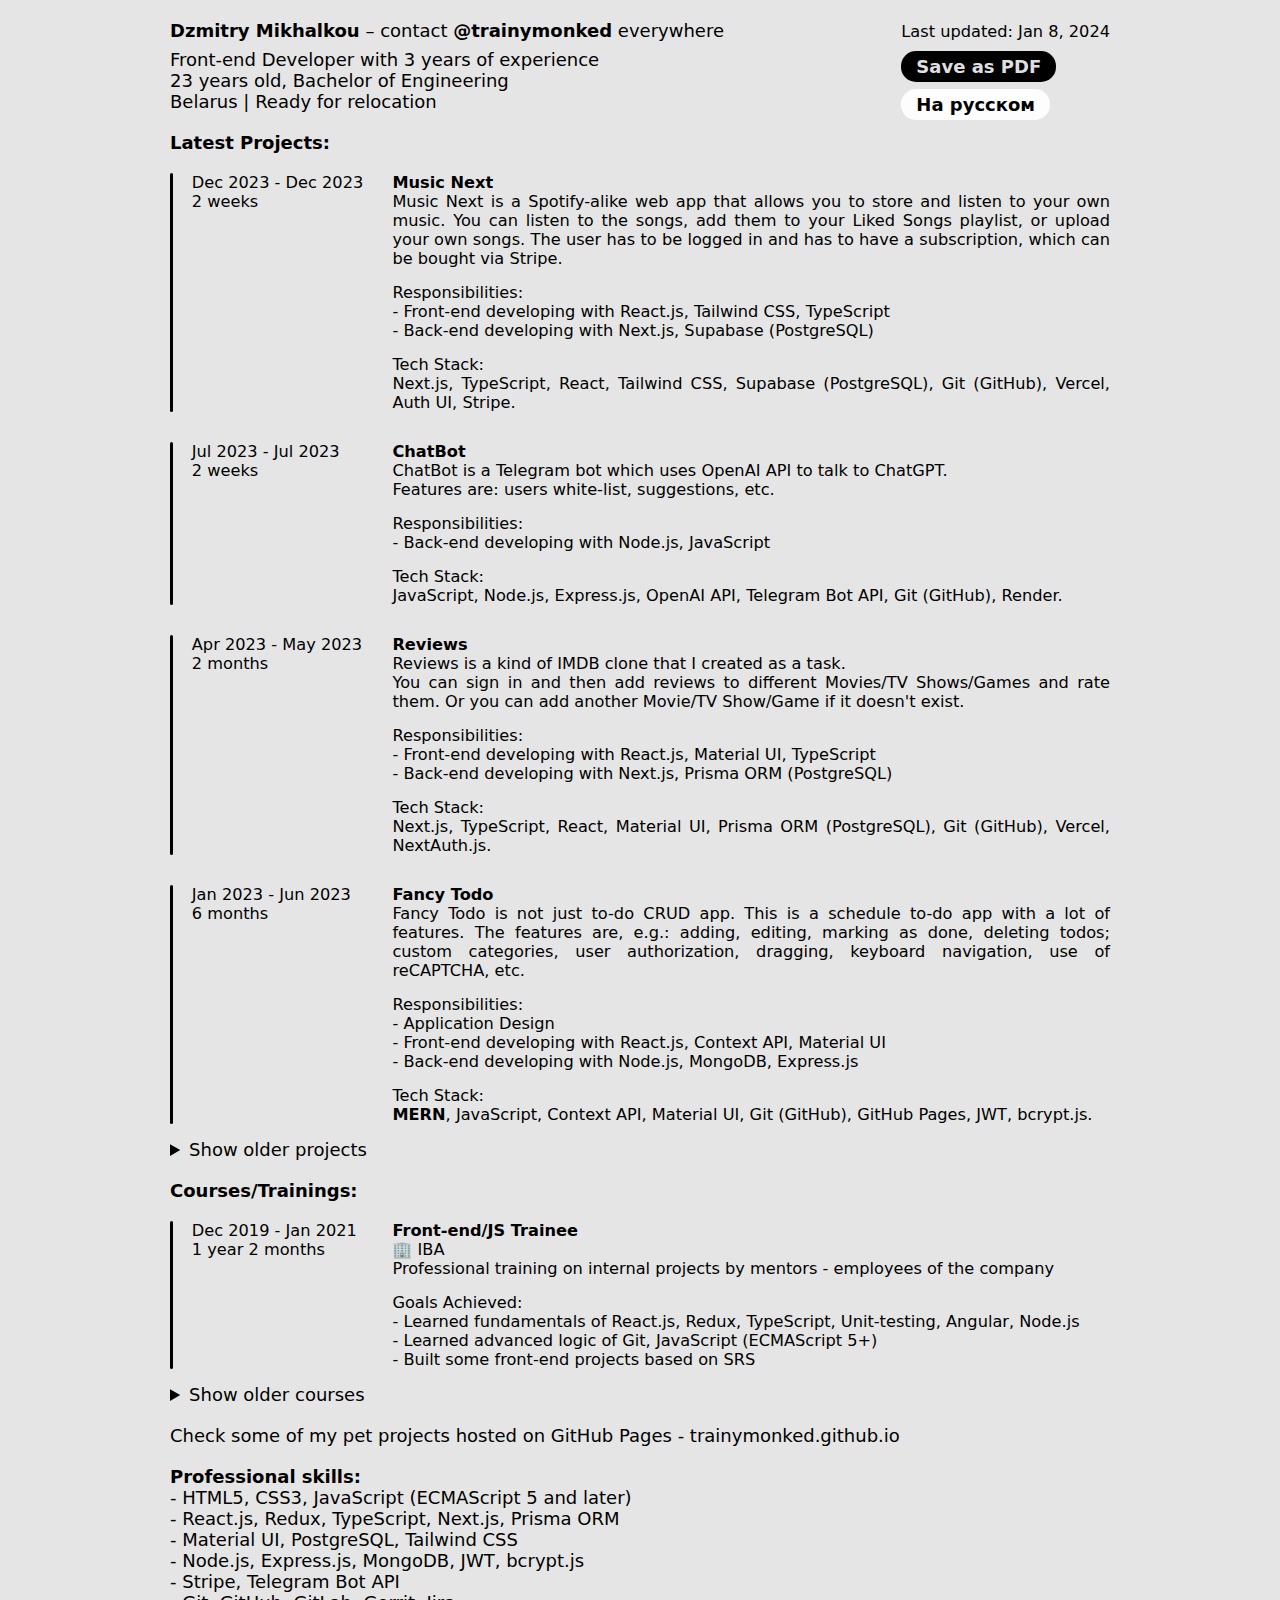
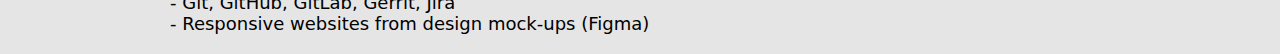
<file: index.html>
<!DOCTYPE html>
<html lang="en">

<head>
    <meta charset="UTF-8">
    <meta http-equiv="X-UA-Compatible" content="IE=edge">
    <meta name="viewport" content="width=device-width, initial-scale=1.0">
    <title>Dzmitry Mikhalkou</title>
    <link rel="stylesheet" href="css/style.css">
</head>

<body>
    <header>
        <div class="name">
            <span>Dzmitry Mikhalkou</span>
            &ndash;
            <span>contact
                <a href="https://trainymonked.github.io/me" target="_blank">@trainymonked</a>
                everywhere</span>
        </div>
        <div>
            <div class="updated">Last updated: Jan 8, 2024</div>
            <div class="download">
                <a href="Dzmitry Mikhalkou.pdf" download="Dzmitry Mikhalkou.pdf" class="pdf">Save as PDF</a>
                <a href="https://trainymonked.github.io/resume/ru" class="lang">На русском</a>
            </div>
            <div class="available">
                Visit the link below for an up-to-date resume:<br />
                <a href="https://trainymonked.github.io/resume">trainymonked.github.io/resume</a>
            </div>
        </div>
    </header>

    <section class="briefly">
        <p class="title">Front-end Developer <span class="type">with 3 years of experience</span></p>
        <p>23 years old, Bachelor of Engineering</p>
        <p>Belarus | Ready for relocation</p>
    </section>

    <section class='why'>
        <h1>Why me? I'm..</h1>
        <ul>
            <li>Experienced</li>
            <li>Flexible</li>
            <li>A Team Player</li>
            <li>Detail-oriented</li>
            <li>Attentive</li>
        </ul>
    </section>

    <p class="heading">Latest Projects:</p>

    <section class="project">
        <div class="timeline">
            Dec 2023 - Dec 2023
            <br>2 weeks
        </div>
        <div>
            <div class="title">Music Next</div>
            <div class="description">
                Music Next is a Spotify-alike web app that allows you to store and listen to your own music.
                You can listen to the songs, add them to your Liked Songs playlist, or upload your own songs.
                The user has to be logged in and has to have a subscription, which can be bought via Stripe.
            </div>
            <div class="responsibilities">
                <p class="project__heading">Responsibilities:</p>
                <p>- Front-end developing with React.js, Tailwind CSS, TypeScript</p>
                <p>- Back-end developing with Next.js, Supabase (PostgreSQL)</p>
                <!-- <p>- Investigating and fixing bugs</p> -->
                <p class="project__heading">Tech Stack:</p>
                <p>
                    Next.js, TypeScript, React, Tailwind CSS, Supabase (PostgreSQL), Git (GitHub), Vercel, Auth UI,
                    Stripe.
                </p>
            </div>
        </div>
    </section>

    <section class="project">
        <div class="timeline">
            Jul 2023 - Jul 2023
            <br>2 weeks
        </div>
        <div>
            <div class="title">ChatBot</div>
            <div class="description">
                ChatBot is a Telegram bot which uses OpenAI API to talk to ChatGPT.<br />
                Features are: users white-list, suggestions, etc.
            </div>
            <div class="responsibilities">
                <p class="project__heading">Responsibilities:</p>
                <p>- Back-end developing with Node.js, JavaScript</p>
                <!-- <p>- Investigating and fixing bugs</p> -->
                <p class="project__heading">Tech Stack:</p>
                <p>
                    JavaScript, Node.js, Express.js, OpenAI API, Telegram Bot API, Git (GitHub), Render.
                </p>
            </div>
        </div>
    </section>

    <section class="project">
        <div class="timeline">
            Apr 2023 - May 2023
            <br>2 months
        </div>
        <div>
            <div class="title">Reviews</div>
            <div class="description">
                Reviews is a kind of IMDB clone that I created as a task.<br />
                You can sign in and then add reviews to different Movies/TV Shows/Games and rate them.
                Or you can add another Movie/TV Show/Game if it doesn't exist.
            </div>
            <div class="responsibilities">
                <p class="project__heading">Responsibilities:</p>
                <p>- Front-end developing with React.js, Material UI, TypeScript</p>
                <p>- Back-end developing with Next.js, Prisma ORM (PostgreSQL)</p>
                <!-- <p>- Investigating and fixing bugs</p> -->
                <p class="project__heading">Tech Stack:</p>
                <p>
                    Next.js, TypeScript, React, Material UI, Prisma ORM (PostgreSQL), Git (GitHub), Vercel, NextAuth.js.
                </p>
            </div>
        </div>
    </section>

    <section class="project">
        <div class="timeline">
            Jan 2023 - Jun 2023
            <br>6 months
        </div>
        <div>
            <div class="title">Fancy Todo</div>
            <div class="description">
                Fancy Todo is not just to-do CRUD app. This is a schedule to-do app with a lot of features.
                The features are, e.g.: adding, editing, marking as done, deleting todos; custom categories,
                user authorization, dragging, keyboard navigation, use of reCAPTCHA, etc.
            </div>
            <div class="responsibilities">
                <p class="project__heading">Responsibilities:</p>
                <p>- Application Design</p>
                <p>- Front-end developing with React.js, Context API, Material UI</p>
                <p>- Back-end developing with Node.js, MongoDB, Express.js</p>
                <p class="project__heading">Tech Stack:</p>
                <p>
                    <strong>MERN</strong>, JavaScript, Context API, Material UI, Git (GitHub), GitHub Pages, JWT,
                    bcrypt.js.
                </p>
            </div>
        </div>
    </section>

    <section class="older-projects">
        <details>
            <summary>Show older projects</summary>

            <div class="project">
                <div class="timeline">
                    Jun 2021 - Oct 2021
                    <br>5 months
                </div>
                <div>
                    <div class="title">"Super App" Website</div>
                    <div class="description">
                        The client had a government website full of services for a large city. Every business or
                        individual user
                        can i.e. issue or modify a license using an easy to use UI in just about 6 minutes instead of
                        going to
                        the office and waiting in line, etc.
                    </div>
                    <div class="responsibilities">
                        <p class="project__heading">Responsibilities:</p>
                        <p>- Front-end developing (using internal IDE based on React/Redux + TS)</p>
                        <p>- Extending business logic</p>
                        <p>- Investigating and fixing bugs</p>
                        <p>- Daily Scrum meetings in English</p>
                        <p class="project__heading">Tech Stack:</p>
                        <p>TypeScript, React.js, Redux, Git (GitLab), Jira, Confluence.</p>
                    </div>
                </div>
            </div>

            <div class="project">
                <div class="timeline">
                    Feb 2021 - May 2021
                    <br>4 months
                </div>
                <div>
                    <div class="title">Visual Flow</div>
                    <div class="description">
                        Visual Flow is a low code ETL solution designed for effective data manipulation via convenient
                        and
                        user-friendly interface. The tool can integrate data from different sources (DB2, COS, Elastic
                        Search),
                        perform data processing and transformation, leverage metadata for analysis and maintenance.
                    </div>
                    <div class="responsibilities">
                        <p class="project__heading">Responsibilities:</p>
                        <p>- Front-end developing with React.js and Redux</p>
                        <p>- Extending business logic</p>
                        <p>- Investigating and fixing bugs</p>
                        <p>- Enhancing code readability and reducing code smells</p>
                        <p>- Daily Scrum meetings</p>
                        <p class="project__heading">Tech Stack:</p>
                        <p>JavaScript, React.js, Redux, HTML5, CSS3, Git (GitLab, GitHub), Jira, Confluence, Swagger.
                        </p>
                    </div>
                </div>
            </div>

            <div class="project">
                <div class="timeline">
                    Dec 2020 - Apr 2021
                    <br>5 months
                </div>
                <div>
                    <div class="title">Careers (University Project)</div>
                    <div class="description">
                        This project is about careers tab on a company website. There are 2 types of access in this
                        project:
                        read-only access for everyone, and full access for administrators. Everyone can see the list
                        of careers.
                        Administrators can add, edit, and remove careers from the database using admin panel on the
                        website.
                    </div>
                    <div class="responsibilities">
                        <p class="project__heading">Responsibilities:</p>
                        <p>- Application Design</p>
                        <p>- Front-end developing with React.js, Context API, TinyMCE</p>
                        <p>- Back-end developing with Node.js, MongoDB, Express.js</p>
                        <p class="project__heading">Tech Stack:</p>
                        <p>JavaScript, React.js, HTML5, CSS3, Node.js, MongoDB, Express.js, JWT, bcrypt.js, TinyMCE.
                        </p>
                    </div>
                </div>
            </div>
        </details>
    </section>

    <p class="heading">Courses/Trainings:</p>

    <section class="project">
        <div class="timeline">
            Dec 2019 - Jan 2021
            <br>1 year 2 months
        </div>
        <div>
            <div class="title">Front-end/JS Trainee</div>
            <div class="client">🏢 IBA</div>
            <div class="description">Professional training on internal projects by mentors - employees of the company
            </div>
            <div class="responsibilities">
                <p class="project__heading">Goals Achieved:</p>
                <p>- Learned fundamentals of React.js, Redux, TypeScript, Unit-testing, Angular, Node.js</p>
                <p>- Learned advanced logic of Git, JavaScript (ECMAScript 5+)</p>
                <p>- Built some front-end projects based on SRS</p>
            </div>
        </div>
    </section>

    <section class="older-projects">
        <details>
            <summary>Show older courses</summary>

            <div class="project">
                <div class="timeline">
                    Apr 2019 - Aug 2019
                    <br>5 months
                </div>
                <div>
                    <div class="title">C# .NET Trainee</div>
                    <div class="client">🏢 EPAM Systems</div>
                    <div class="description">Internship</div>
                    <div class="responsibilities">
                        <p class="project__heading">Goals Achieved:</p>
                        <p>- Built a simple MVC project based on SRS</p>
                        <p>- Realized that JavaScript is everywhere, and I need to know it</p>
                    </div>
                </div>
            </div>
        </details>
    </section>

    <section class="pets">
        <p>Check some of my pet projects hosted on GitHub Pages -
            <a href="https://trainymonked.github.io" target="_blank"
                rel="noopener noreferrer">trainymonked.github.io</a>
        </p>
    </section>

    <section class="skills">
        <b>Professional skills:</b>
        <p>- HTML5, CSS3, JavaScript (ECMAScript 5 and later)</p>
        <p>- React.js, Redux, TypeScript, Next.js, Prisma ORM</p>
        <p>- Material UI, PostgreSQL, Tailwind CSS</p>
        <p>- Node.js, Express.js, MongoDB, JWT, bcrypt.js</p>
        <p>- Stripe, Telegram Bot API</p>
        <!-- <p>- JEST, Karma, Jasmine</p> -->
        <p>- Git, GitHub, GitLab, Gerrit, Jira</p>
        <p>- Responsive websites from design mock-ups (Figma)</p>
        <!-- <p>- Angular, TinyMCE</p> -->
        <!-- <p>- OOP, MVC, REST API</p> -->
    </section>
</body>

</html>
</file>
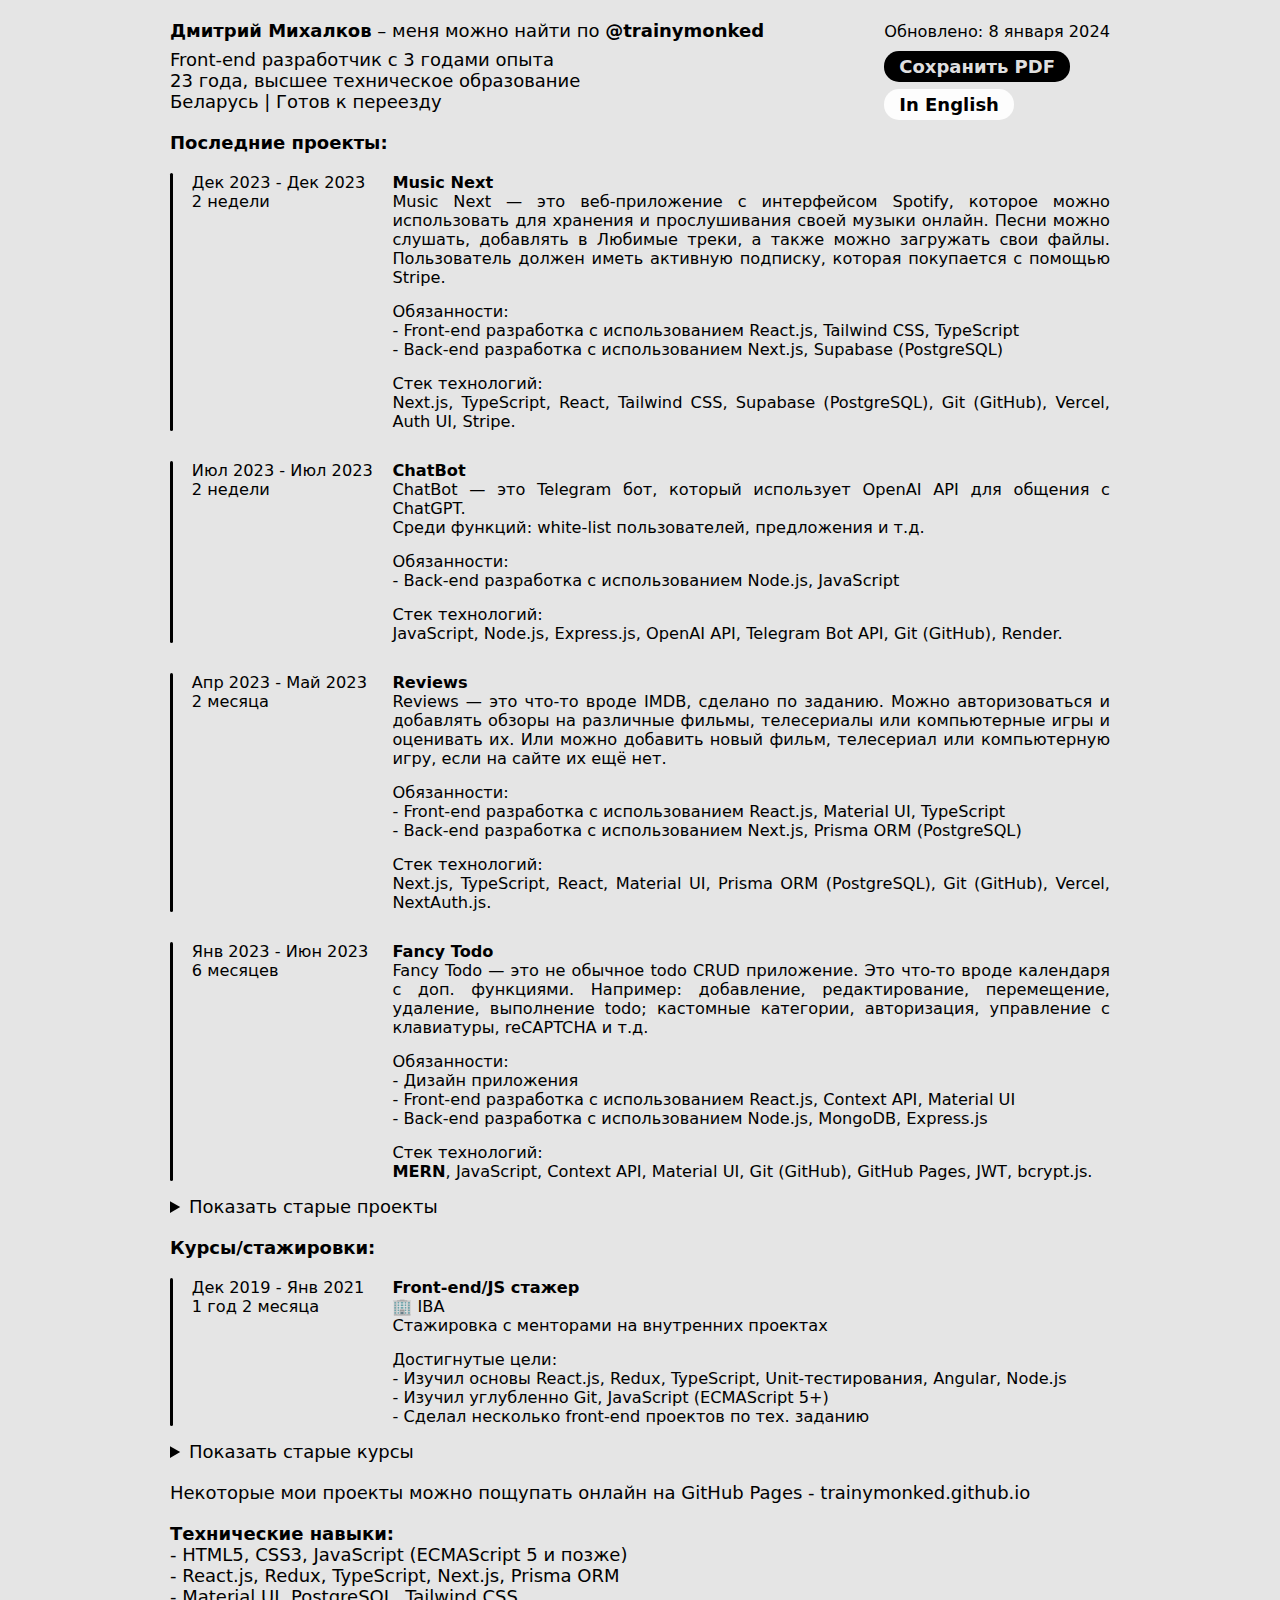
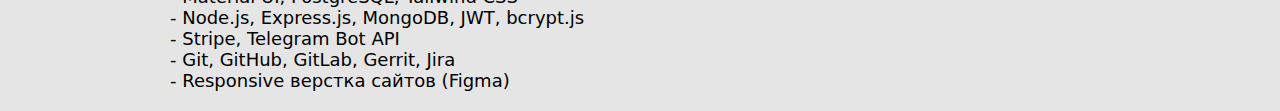
<file: ru/index.html>
<!DOCTYPE html>
<html lang="ru">

<head>
    <meta charset="UTF-8">
    <meta http-equiv="X-UA-Compatible" content="IE=edge">
    <meta name="viewport" content="width=device-width, initial-scale=1.0">
    <title>Дмитрий Михалков</title>
    <link rel="stylesheet" href="../css/style.css">
</head>

<body>
    <header>
        <div class="name">
            <span>Дмитрий Михалков</span>
            &ndash;
            <span>меня можно найти по <a href="https://trainymonked.github.io/me"
                    target="_blank">@trainymonked</a></span>
        </div>
        <div>
            <div class="updated">Обновлено: 8 января 2024</div>
            <div class="download">
                <a href="Дмитрий Михалков.pdf" download="Дмитрий Михалков.pdf" class="pdf">Сохранить PDF</a>
                <a href="https://trainymonked.github.io/resume" class="lang">In English</a>
            </div>
            <div class="available">
                По ссылке ниже есть актуальное резюме:<br />
                <a href="https://trainymonked.github.io/resume/ru">trainymonked.github.io/resume/ru</a>
            </div>
        </div>
    </header>

    <section class="briefly">
        <p class="title">Front-end разработчик <span class="type">с 3 годами опыта</span></p>
        <p>23 года, высшее техническое образование</p>
        <p>Беларусь | Готов к переезду</p>
    </section>

    <p class="heading">Последние проекты:</p>

    <section class="project">
        <div class="timeline">
            Дек 2023 - Дек 2023
            <br>2 недели
        </div>
        <div>
            <div class="title">Music Next</div>
            <div class="description">
                Music Next — это веб-приложение с интерфейсом Spotify, которое можно использовать для хранения и
                прослушивания своей музыки онлайн.
                Песни можно слушать, добавлять в Любимые треки, а также можно загружать свои файлы.
                Пользователь должен иметь активную подписку, которая покупается с помощью Stripe.
            </div>
            <div class="responsibilities">
                <p class="project__heading">Обязанности:</p>
                <p>- Front-end разработка с использованием React.js, Tailwind CSS, TypeScript</p>
                <p>- Back-end разработка с использованием Next.js, Supabase (PostgreSQL)</p>
                <!-- <p>- Поиск и исправление недочетов</p> -->
                <p class="project__heading">Стек технологий:</p>
                <p>
                    Next.js, TypeScript, React, Tailwind CSS, Supabase (PostgreSQL), Git (GitHub), Vercel, Auth UI,
                    Stripe.
                </p>
            </div>
        </div>
    </section>

    <section class="project">
        <div class="timeline">
            Июл 2023 - Июл 2023
            <br>2 недели
        </div>
        <div>
            <div class="title">ChatBot</div>
            <div class="description">
                ChatBot — это Telegram бот, который использует OpenAI API для общения с ChatGPT.<br />
                Среди функций: white-list пользователей, предложения и т.д.
            </div>
            <div class="responsibilities">
                <p class="project__heading">Обязанности:</p>
                <p>- Back-end разработка с использованием Node.js, JavaScript</p>
                <!-- <p>- Поиск и исправление недочетов</p> -->
                <p class="project__heading">Стек технологий:</p>
                <p>
                    JavaScript, Node.js, Express.js, OpenAI API, Telegram Bot API, Git (GitHub), Render.
                </p>
            </div>
        </div>
    </section>

    <section class="project">
        <div class="timeline">
            Апр 2023 - Май 2023
            <br>2 месяца
        </div>
        <div>
            <div class="title">Reviews</div>
            <div class="description">
                Reviews — это что-то вроде IMDB, сделано по заданию.
                Можно авторизоваться и добавлять обзоры на различные фильмы, телесериалы или компьютерные игры и
                оценивать их. Или можно добавить новый фильм, телесериал или компьютерную игру, если на сайте их ещё
                нет.
            </div>
            <div class="responsibilities">
                <p class="project__heading">Обязанности:</p>
                <p>- Front-end разработка с использованием React.js, Material UI, TypeScript</p>
                <p>- Back-end разработка с использованием Next.js, Prisma ORM (PostgreSQL)</p>
                <!-- <p>- Поиск и исправление недочетов</p> -->
                <p class="project__heading">Стек технологий:</p>
                <p>
                    Next.js, TypeScript, React, Material UI, Prisma ORM (PostgreSQL), Git (GitHub), Vercel, NextAuth.js.
                </p>
            </div>
        </div>
    </section>

    <section class="project">
        <div class="timeline">
            Янв 2023 - Июн 2023
            <br>6 месяцев
        </div>
        <div>
            <div class="title">Fancy Todo</div>
            <div class="description">
                Fancy Todo — это не обычное todo CRUD приложение. Это что-то вроде календаря с
                доп. функциями.
                Например: добавление, редактирование, перемещение, удаление, выполнение todo;
                кастомные категории, авторизация, управление с клавиатуры, reCAPTCHA и т.д.
            </div>
            <div class="responsibilities">
                <p class="project__heading">Обязанности:</p>
                <p>- Дизайн приложения</p>
                <p>- Front-end разработка с использованием React.js, Context API, Material UI</p>
                <p>- Back-end разработка с использованием Node.js, MongoDB, Express.js</p>
                <p class="project__heading">Стек технологий:</p>
                <p>
                    <strong>MERN</strong>, JavaScript, Context API, Material UI, Git (GitHub), GitHub Pages, JWT,
                    bcrypt.js.
                </p>
            </div>
        </div>
    </section>

    <section class="older-projects">
        <details>
            <summary>Показать старые проекты</summary>

            <div class="project">
                <div class="timeline">
                    Июн 2021 - Окт 2021
                    <br>5 месяцев
                </div>
                <div>
                    <div class="title">"Super App" сайт</div>
                    <div class="description">
                        Есть сайт, который предоставляет множество услуг для большого города. Каждый бизнес или
                        индивидуальный
                        пользователь может выпустить или изменить лицензию с помощью простого в использовании UI всего
                        за 6
                        минут вместо того, чтобы идти в офис и ждать в очереди и т.д.
                    </div>
                    <div class="responsibilities">
                        <p class="project__heading">Обязанности:</p>
                        <p>- Front-end разработка (с использованием внутренней IDE, основанной на React/Redux + TS)</p>
                        <p>- Расширение бизнес-логики</p>
                        <p>- Поиск и исправление недочетов</p>
                        <p>- Ежедневные Scrum звонки на английском языке</p>
                        <p class="project__heading">Стек технологий:</p>
                        <p>TypeScript, React.js, Redux, Git (GitLab), Jira, Confluence.</p>
                    </div>
                </div>
            </div>

            <div class="project">
                <div class="timeline">
                    Фев 2021 - Май 2021
                    <br>4 месяца
                </div>
                <div>
                    <div class="title">Visual Flow</div>
                    <div class="description">
                        Visual Flow — это low-code ETL-решение для эффективной обработки данных с помощью
                        удобного интерфейса. Инструмент может брать данные из разных источников (DB2,
                        COS, Elastic Search), выполнять их преобразование, использовать метаданные для анализа.
                    </div>
                    <div class="responsibilities">
                        <p class="project__heading">Обязанности:</p>
                        <p>- Front-end разработка с использованием React.js and Redux</p>
                        <p>- Расширение бизнес-логики</p>
                        <p>- Поиск и исправление недочетов</p>
                        <p>- Повышение читабельности кода и сокращение плохого кода</p>
                        <p>- Ежедневные Scrum звонки</p>
                        <p class="project__heading">Стек технологий:</p>
                        <p>JavaScript, React.js, Redux, HTML5, CSS3, Git (GitLab, GitHub), Jira, Confluence, Swagger.
                        </p>
                    </div>
                </div>
            </div>

            <div class="project">
                <div class="timeline">
                    Дек 2020 - Апр 2021
                    <br>5 месяцев
                </div>
                <div>
                    <div class="title">Careers (дипломный проект)</div>
                    <div class="description">
                        Этот проект — вкладка Карьера на сайте компании. Есть 2 типа доступа в проекте: доступ только
                        для чтения для всех и полный доступ для администраторов. Все могут видеть список вакансий.
                        Администраторы могут добавлять, редактировать и удалять вакансии из базы данных с помощью панели
                        администратора на веб-сайте.
                    </div>
                    <div class="responsibilities">
                        <p class="project__heading">Обязанности:</p>
                        <p>- Дизайн приложения</p>
                        <p>- Front-end разработка с использованием React.js, Context API, TinyMCE</p>
                        <p>- Back-end разработка с использованием Node.js, MongoDB, Express.js</p>
                        <p class="project__heading">Стек технологий:</p>
                        <p>JavaScript, React.js, HTML5, CSS3, Node.js, MongoDB, Express.js, JWT, bcrypt.js, TinyMCE.
                        </p>
                    </div>
                </div>
            </div>
        </details>
    </section>

    <p class="heading">Курсы/стажировки:</p>

    <section class="project">
        <div class="timeline">
            Дек 2019 - Янв 2021
            <br>1 год 2 месяца
        </div>
        <div>
            <div class="title">Front-end/JS стажер</div>
            <div class="client">🏢 IBA</div>
            <div class="description">Стажировка с менторами на внутренних проектах
            </div>
            <div class="responsibilities">
                <p class="project__heading">Достигнутые цели:</p>
                <p>- Изучил основы React.js, Redux, TypeScript, Unit-тестирования, Angular, Node.js</p>
                <p>- Изучил углубленно Git, JavaScript (ECMAScript 5+)</p>
                <p>- Сделал несколько front-end проектов по тех. заданию</p>
            </div>
        </div>
    </section>

    <section class="older-projects">
        <details>
            <summary>Показать старые курсы</summary>

            <div class="project">
                <div class="timeline">
                    Апр 2019 - Авг 2019
                    <br>5 месяцев
                </div>
                <div>
                    <div class="title">C# .NET стажер</div>
                    <div class="client">🏢 EPAM Systems</div>
                    <div class="description">Стажировка</div>
                    <div class="responsibilities">
                        <p class="project__heading">Достигнутые цели:</p>
                        <p>- Сделал простой MVC проект по тех. заданию</p>
                        <p>- Понял, что без JavaScript никуда</p>
                    </div>
                </div>
            </div>
        </details>
    </section>

    <section class="pets">
        <p>Некоторые мои проекты можно пощупать онлайн на GitHub Pages -
            <a href="https://trainymonked.github.io" target="_blank"
                rel="noopener noreferrer">trainymonked.github.io</a>
        </p>
    </section>

    <section class="skills">
        <b>Технические навыки:</b>
        <p>- HTML5, CSS3, JavaScript (ECMAScript 5 и позже)</p>
        <p>- React.js, Redux, TypeScript, Next.js, Prisma ORM</p>
        <p>- Material UI, PostgreSQL, Tailwind CSS</p>
        <p>- Node.js, Express.js, MongoDB, JWT, bcrypt.js</p>
        <p>- Stripe, Telegram Bot API</p>
        <!-- <p>- JEST, Karma, Jasmine</p> -->
        <p>- Git, GitHub, GitLab, Gerrit, Jira</p>
        <p>- Responsive верстка сайтов (Figma)</p>
        <!-- <p>- Angular, TinyMCE</p> -->
        <!-- <p>- OOP, MVC, REST API</p> -->
    </section>
</body>

</html>
</file>
<file: css/style.css>
* {
    border: none;
    margin: 0px;
    outline: none;
    padding: 0px;
}

a {
    color: inherit;
    text-decoration: none;
}

a:hover {
    text-decoration: underline;
}

html {
    font-family: system-ui, -apple-system, BlinkMacSystemFont, 'Segoe UI', Roboto, Oxygen, Ubuntu, Cantarell,
        'Open Sans', 'Helvetica Neue', sans-serif;
    font-size: large;
    margin: 0 auto;
    max-width: 940px;
    padding: 20px;
}

body {
    background-color: rgba(0, 0, 0, 0.1);
}

header {
    align-items: baseline;
    display: flex;
    gap: 5px;
    justify-content: space-between;
}

header .name :first-child {
    font-weight: 700;
}

header .updated {
    font-size: 0.9rem;
}

header .download {
    position: absolute;
    margin-top: 15px;
}

header .download a.pdf {
    background-color: #000;
    border-radius: 15px;
    color: rgba(255, 255, 255, 0.8975);
    font-weight: 700;
    padding: 5px 15px;
}

header .download a.lang {
    background-color: rgba(255, 255, 255, 0.8975);
    border-radius: 15px;
    display: block;
    font-weight: 700;
    margin-top: 12px;
    padding: 5px 15px;
    width: fit-content;
}

header .available {
    display: none;
}

.briefly {
    margin-top: 8px;
}

.briefly span.type {
    font-weight: 400;
}

.why {
    -webkit-animation: grad 30s ease infinite;
    -moz-animation: grad 30s ease infinite;
    animation: grad 30s ease infinite;
    background: linear-gradient(270deg, rgba(255, 215, 0, 0.1), rgba(0, 0, 0, 0.3), rgba(0, 0, 0, 0.1));
    background-size: 400% 400%;
    min-width: fit-content;
    max-width: 70%;
    margin-top: 10px;
    padding: 4px 8px;

    display: none;
}

.why h1 {
    color: #ffd700;
    text-shadow: 0 0 4px black;
}

.why ul {
    display: flex;
    flex-direction: row;
    flex-wrap: wrap;
    gap: 4px 8px;
    justify-content: center;
}

.why li {
    background-color: #ffd700;
    border: solid 1px rgba(0, 0, 0, 0.1);
    border-radius: 8vh;
    display: inline;
    padding: 2px 10px;
}

.heading {
    font-weight: 700;
    margin-top: 20px;
}

.project {
    display: flex;
    font-size: 0.9rem;
    margin-top: 10px;
    padding: 10px 0;
    text-align: justify;
}

.project::before {
    background-color: #000;
    padding: 1.5px;
    border-radius: 5px;
    margin-right: 2%;
    content: '';
}

.project .timeline {
    flex: 1 0 20%;
}

.project > :last-child {
    flex: 1 0 75%;
}

.project .title {
    font-weight: 700;
}

.project__heading {
    font-weight: 500;
    margin-top: 15px;
}

.older-projects {
    margin-top: 5px;
}

.older-projects summary {
    cursor: pointer;
}

.pets {
    margin-top: 20px;
}

.skills {
    margin-top: 20px;
}

@media (max-width: 1024px) {
    html {
        font-size: medium;
    }
}

@media (max-width: 768px) {
    html {
        font-size: small;
    }
    header .download {
        margin-top: 5px;
    }
    header .download a {
        border-radius: 10px;
        padding: 3px 8px;
    }
    .heading {
        margin-top: 10px;
    }
    .project {
        gap: 5px;
        margin-top: 5px;
    }
    .project::before {
        margin-right: 5px;
    }
    .skills {
        margin-top: 10px;
    }
}

@media (max-width: 600px) {
    html {
        padding: 10px;
    }
    header .name :not(:first-child) {
        font-size: 0.8rem;
    }
    header .updated {
        font-size: 0.8rem;
    }
    header .download a {
        border-radius: 8px;
        font-size: 0.8rem;
        padding: 2px 8px;
    }
    .briefly {
        font-size: 0.9rem;
    }
    .briefly p {
        margin: 0;
    }
    .why {
        max-width: 100%;
    }
    .project .timeline {
        flex: 1 0 23%;
    }
    .project > :last-child {
        flex: 1 0 70%;
    }
}

@media (max-width: 480px) {
    html {
        font-size: x-small;
    }
    header .download a.lang {
        margin-top: 8px;
    }
    .project__heading {
        margin: 0;
    }
    .project::before {
        padding: 1px;
        margin-right: 2px;
    }
    .project {
        gap: 0;
    }
    .pets,
    .skills {
        font-size: 0.9rem;
    }
}

@media (max-width: 375px) {
    html {
        font-size: xx-small;
    }
}

@media (max-width: 320px) {
    html {
        padding: 5px;
    }
    .project .timeline {
        font-size: 0.8rem;
    }
}

@media print {
    .briefly {
        font-size: 0.9rem;
        margin-top: 10px;
    }
    .briefly p {
        margin: 0;
    }
    header .download {
        display: none;
    }
    header .available {
        display: block;
        border-radius: 8px;
        border: 1px #000 solid;
        padding: 4px;
        position: absolute;
        margin-top: 10px;
        right: 10px;
    }
    .project {
        margin-top: 0;
    }
    .project__heading {
        margin: 0;
    }
    .project .timeline {
        flex: 1 0 17%;
    }
    .project > :last-child {
        flex: 1 0 78%;
    }
    .older-projects {
        display: none;
    }
}

@-webkit-keyframes grad {
    0% {
        background-position: 0% 50%;
    }
    50% {
        background-position: 100% 50%;
    }
    100% {
        background-position: 0% 50%;
    }
}
@-moz-keyframes grad {
    0% {
        background-position: 0% 50%;
    }
    50% {
        background-position: 100% 50%;
    }
    100% {
        background-position: 0% 50%;
    }
}
@keyframes grad {
    0% {
        background-position: 0% 50%;
    }
    50% {
        background-position: 100% 50%;
    }
    100% {
        background-position: 0% 50%;
    }
}
</file>
